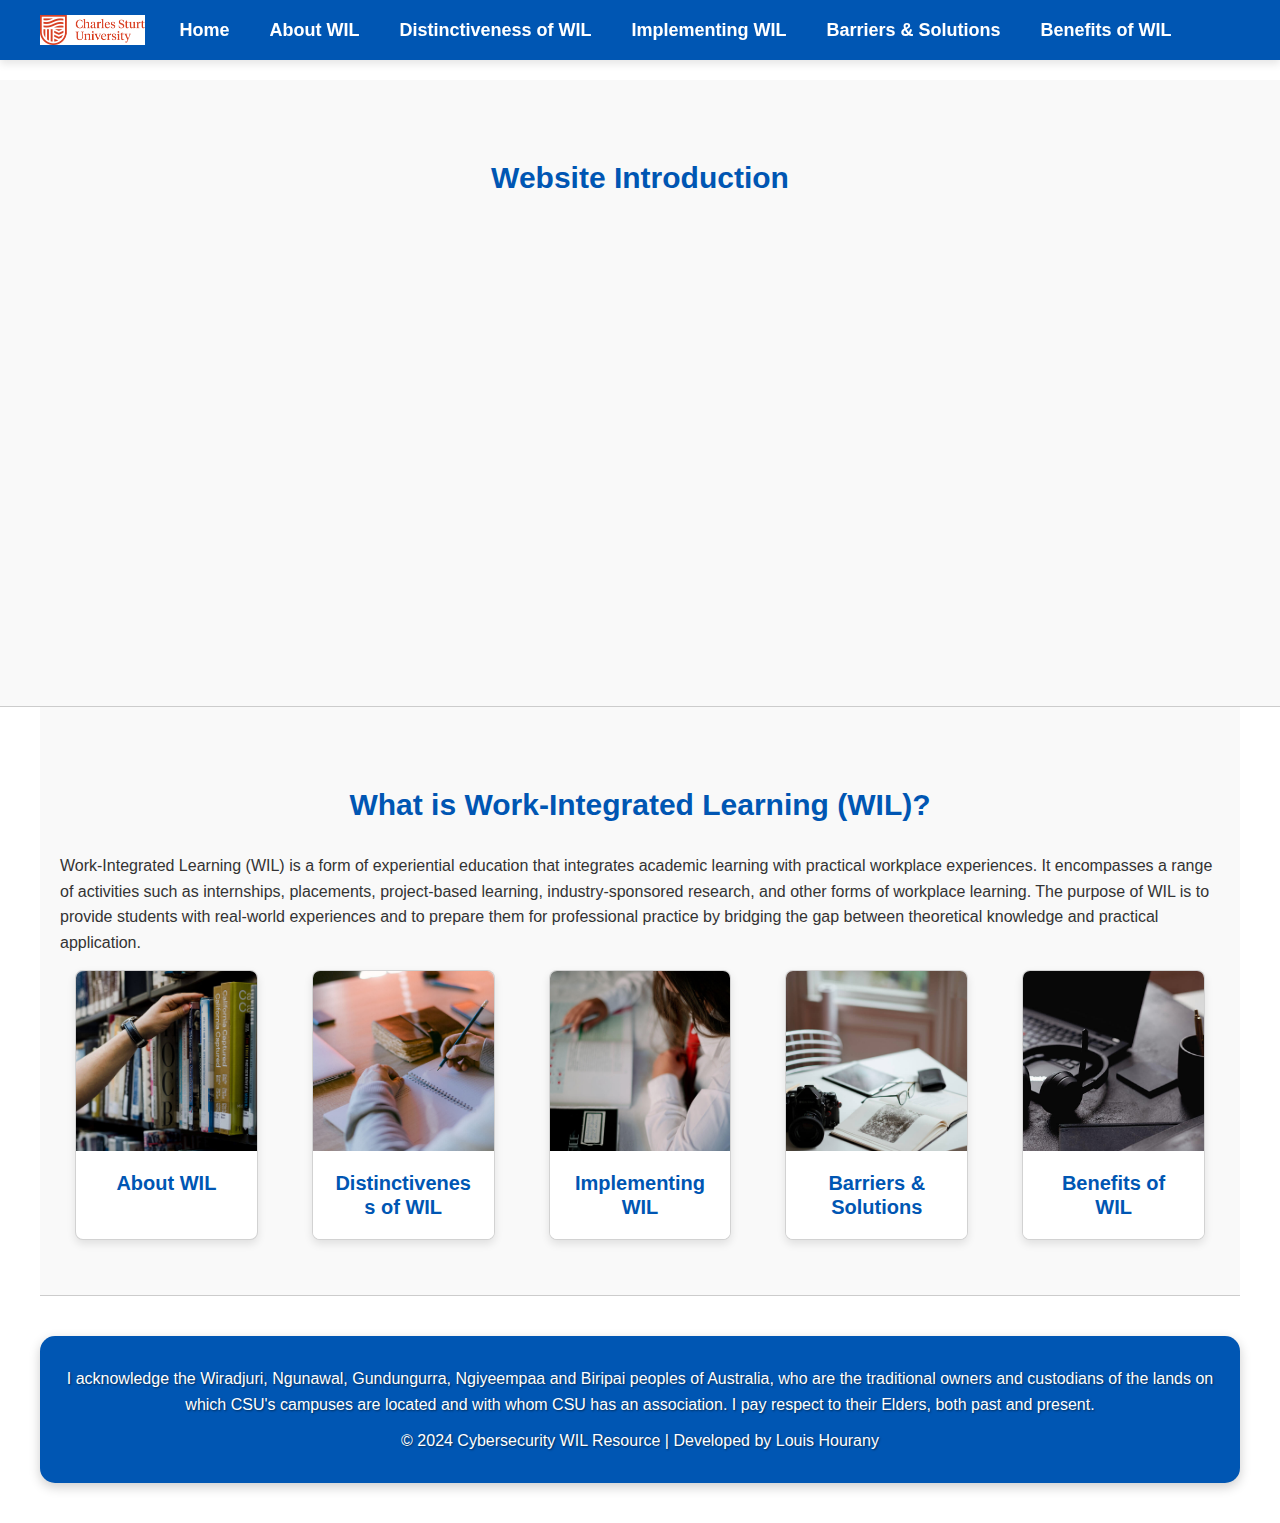
<file: index.html>
<!DOCTYPE html>
<html lang="en" class="wso" prefix="og: http://ogp.me/ns#">
<head>
    <meta charset="utf-8" />
    <title>Cybersecurity WIL Resource</title>
    <link rel="stylesheet" href="https://cdn.jsdelivr.net/npm/bootstrap@5.3.0/dist/css/bootstrap.min.css">
    <link rel="stylesheet" href="style.css"> <!-- Link to the custom CSS -->
</head>
<body id="main-body" class="gNav site_work_integrated_learning page_home show-left-menu-no">
    <div id="topNavContainer">
    <div class="container-xl p-0 d-flex align-items-center">
        <!-- Logo Container -->
        <div class="navbar-brand">
            <a href="https://www.csu.edu.au/" target="_blank">
                <img src="images/csulogo.png" alt="Charles Sturt University" class="csu-logo">
            </a>
        </div>

        <!-- Main Navigation Menu -->
        <div id="main-menu" class="d-flex flex-row collapse navbar-collapse" role="navigation" aria-label="Main site navigation">
            <ul class="nav" id="mainNav">
                <li class="nav-item"><a class="nav-link" href="index.html">Home</a></li>
                <li class="nav-item"><a class="nav-link" href="about-wil.html">About WIL</a></li>
                <li class="nav-item"><a class="nav-link" href="section1.html">Distinctiveness of WIL</a></li>
                <li class="nav-item"><a class="nav-link" href="section2.html">Implementing WIL</a></li>
                <li class="nav-item"><a class="nav-link" href="section3.html">Barriers & Solutions</a></li>
                <li class="nav-item"><a class="nav-link" href="section4.html">Benefits of WIL</a></li>
            </ul>
        </div><!-- #main-menu -->
    </div><!-- .container-xl -->
</div><!-- #topNavContainer -->


<!-- "Website Introduction" Section with Video Embed -->
        <section id="content_container_4302235" class="container-fluid columns">
            <div class="row">
                <div class="col-12">
                    <h2>Website Introduction</h2>
                    <div class="video-container" style="margin-bottom: 40px;">
    <iframe width="700" height="400" src="https://www.youtube.com/embed/fM60jQZhFiM" frameborder="0" allow="accelerometer; autoplay; clipboard-write; encrypted-media; gyroscope; picture-in-picture" allowfullscreen></iframe>
</div>
</div>
                </div>
            </div><!-- .row -->
        </section>
    </div><!-- Correctly closed container-xl -->   
   <!-- Main Content -->
    <div class="container-xl p-0">
        <!-- "What is Work-Integrated Learning (WIL)?" Section -->
        <section id="content_container_4269287" class="container-fluid columns">
            <h2>What is Work-Integrated Learning (WIL)?</h2>
            <div class="intro-blurb">
                <p>Work-Integrated Learning (WIL) is a form of experiential education that integrates academic learning with practical workplace experiences. It encompasses a range of activities such as internships, placements, project-based learning, industry-sponsored research, and other forms of workplace learning. The purpose of WIL is to provide students with real-world experiences and to prepare them for professional practice by bridging the gap between theoretical knowledge and practical application.</p>
            </div>
	
            <!-- Updated Card Structure with Two Additional Cards -->
            <div class="row cards">
                <div class="col-sm-12 col-md-6 col-lg-2 click card-container">
                    <div class="card h-100">
                        <a href="about-wil.html">
                            <div class="card-image">
                                <img src="images/online-university-14.jpg" alt="About WIL" class="card-img-top"/>
                            </div>
                            <div class="card-body">
                                <h3 class="card-title">About WIL</h3>
                            </div>
                        </a>
                    </div>
                </div>

                <div class="col-sm-12 col-md-6 col-lg-2 click card-container">
                    <div class="card h-100">
                        <a href="section1.html">
                            <div class="card-image">
                                <img src="images/online-university-36.jpg" alt="Distinctiveness of WIL" class="card-img-top"/>
                            </div>
                            <div class="card-body">
                                <h3 class="card-title">Distinctiveness of WIL</h3>
                            </div>
                        </a>
                    </div>
                </div>

                <div class="col-sm-12 col-md-6 col-lg-2 click card-container">
                    <div class="card h-100">
                        <a href="section2.html">
                            <div class="card-image">
                                <img src="images/online-university-10.jpg" alt="Implementing WIL" class="card-img-top"/>
                            </div>
                            <div class="card-body">
                                <h3 class="card-title">Implementing WIL</h3>
                            </div>
                        </a>
                    </div>
                </div>

                <div class="col-sm-12 col-md-6 col-lg-2 click card-container">
                    <div class="card h-100">
                        <a href="section3.html">
                            <div class="card-image">
                                <img src="images/online-university-37.jpg" alt="Barriers & Solutions" class="card-img-top"/>
                            </div>
                            <div class="card-body">
                                <h3 class="card-title">Barriers & Solutions</h3>
                            </div>
                        </a>
                    </div>
                </div>

                <div class="col-sm-12 col-md-6 col-lg-2 click card-container">
                    <div class="card h-100">
                        <a href="section4.html">
                            <div class="card-image">
                                <img src="images/online-university-15.jpg" alt="Benefits of WIL" class="card-img-top"/>
                            </div>
                            <div class="card-body">
                                <h3 class="card-title">Benefits of WIL</h3>
                            </div>
                        </a>
                    </div>
                </div>

      <!-- Container to hold the sections side by side -->

            </div><!-- .row -->
        </section>

       
      
    <!-- Footer with Proper Container -->
    <div class="container-xl p-0">
        <footer class="page-footer">
            <p>I acknowledge the Wiradjuri, Ngunawal, Gundungurra, Ngiyeempaa and Biripai peoples of Australia, who are the traditional owners and custodians of the lands on which CSU's campuses are located and with whom CSU has an association. I pay respect to their Elders, both past and present.</p>
            <p>© 2024 Cybersecurity WIL Resource | Developed by Louis Hourany</p>
        </footer>
    </div>

    <script src="https://cdn.jsdelivr.net/npm/bootstrap@5.3.0/dist/js/bootstrap.bundle.min.js"></script>

</body>
</html>
</file>
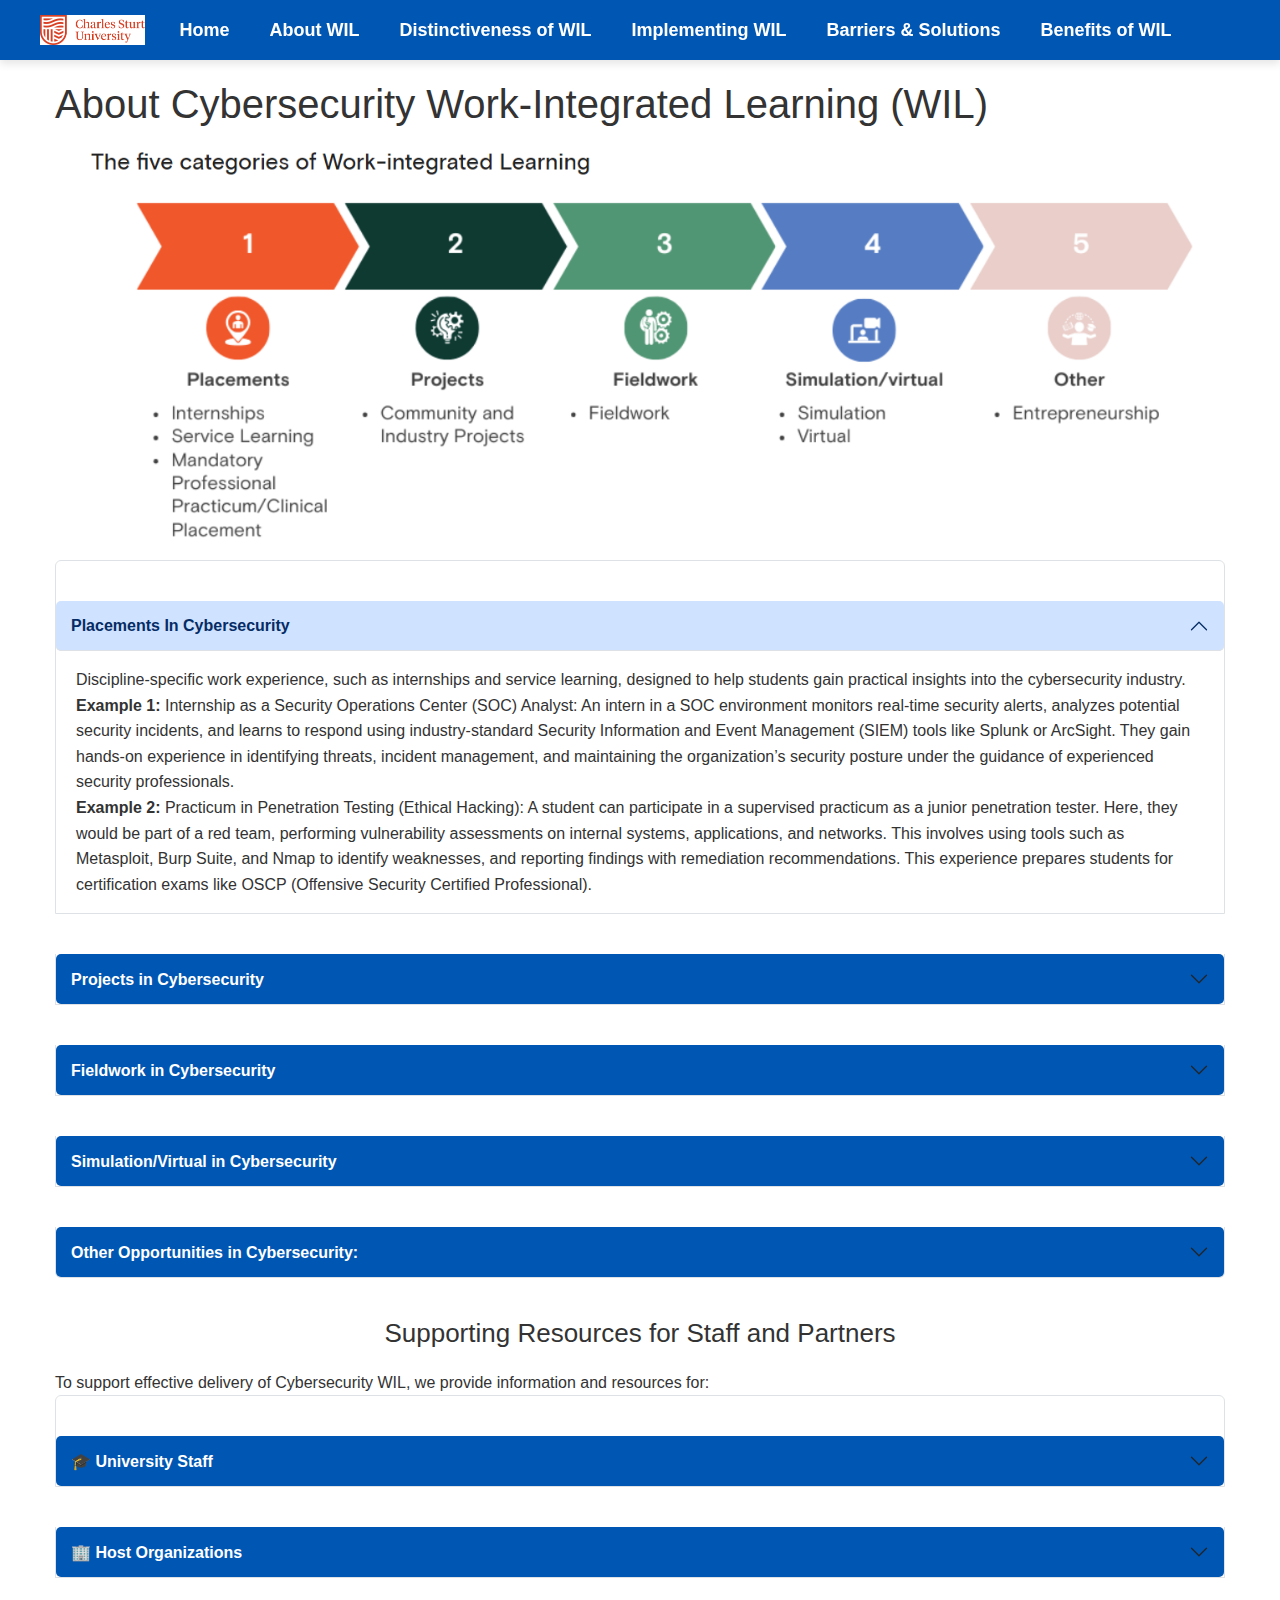
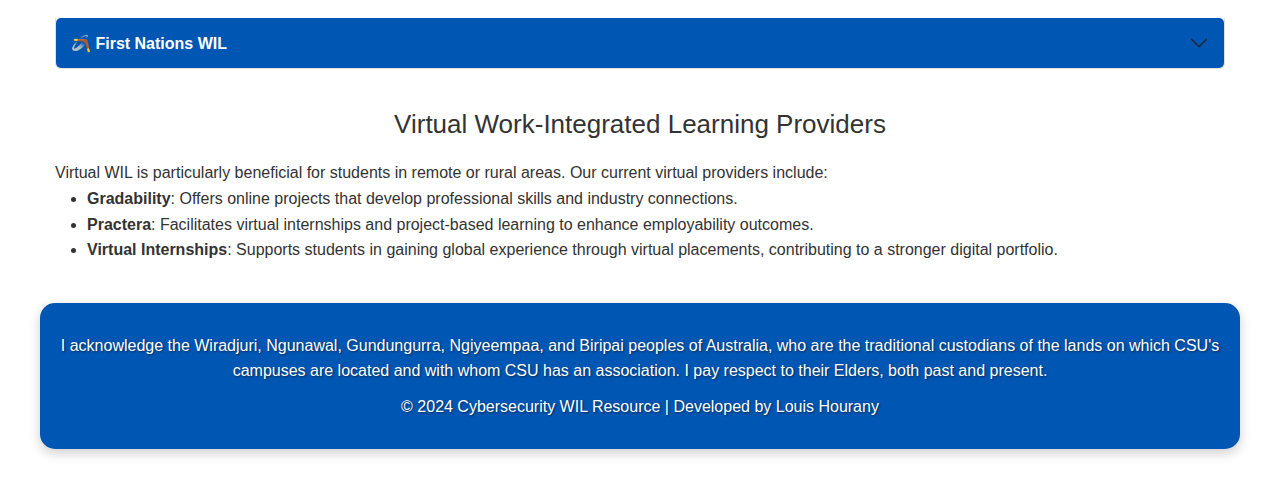
<file: about-wil.html>
<!DOCTYPE html>
<html lang="en">
<head>
    <meta charset="UTF-8">
    <meta name="viewport" content="width=device-width, initial-scale=1.0">
    <title>About Cybersecurity WIL</title>
    <link rel="stylesheet" href="https://cdn.jsdelivr.net/npm/bootstrap@5.3.0/dist/css/bootstrap.min.css">
	<link rel="stylesheet" href="style.css"> <!-- Link to the custom CSS -->
    
</head>
<body>
    <!-- Navigation Menu -->
    <div id="topNavContainer">
        <div class="container-xl p-0">
			<!-- Logo Container -->
        <div class="navbar-brand">
            <a href="https://www.csu.edu.au/" target="_blank">
                <img src="images/csulogo.png" alt="Charles Sturt University" class="csu-logo">
            </a>
        </div>
            <div id="main-menu" class="d-xl-flex flex-row collapse navbar-collapse" role="navigation" aria-label="Main site navigation">
                <div class="col-12 p-0">
                    <ul class="nav" id="mainNav">
                        <li class="nav-item"><a class="nav-link" href="index.html">Home</a></li>
                        <li class="nav-item"><a class="nav-link" href="about-wil.html">About WIL</a></li>
                        <li class="nav-item"><a class="nav-link" href="section1.html">Distinctiveness of WIL</a></li>
                        <li class="nav-item"><a class="nav-link" href="section2.html">Implementing WIL</a></li>
                        <li class="nav-item"><a class="nav-link" href="section3.html">Barriers & Solutions</a></li>
                        <li class="nav-item"><a class="nav-link" href="section4.html">Benefits of WIL</a></li>
                    </ul>
                </div>
            </div>
        </div>
    </div>

    <!-- Main Content -->
    <div class="container">
        <h1>About Cybersecurity Work-Integrated Learning (WIL)</h1>
        <img src="images/about.png" alt="Categories of Work-Integrated Learning" class="about-image">

        <!-- The Five Categories Section with Accordions -->
        <section class="about-section">
            
            <div class="accordion" id="wilAccordion">
                <!-- Placements Accordion -->
                <div class="accordion-item">
                    <h2 class="accordion-header" id="headingPlacements">
                        <button class="accordion-button" type="button" data-bs-toggle="collapse" data-bs-target="#collapsePlacements" aria-expanded="true" aria-controls="collapsePlacements">
                            Placements In Cybersecurity
                        </button>
                    </h2>
                    <div id="collapsePlacements" class="accordion-collapse collapse show" aria-labelledby="headingPlacements" data-bs-parent="#wilAccordion">
                        <div class="accordion-body">
                            <p>Discipline-specific work experience, such as internships and service learning, designed to help students gain practical insights into the cybersecurity industry.</p>
                            <p><strong>Example 1:</strong> Internship as a Security Operations Center (SOC) Analyst: An intern in a SOC environment monitors real-time security alerts, analyzes potential security incidents, and learns to respond using industry-standard Security Information and Event Management (SIEM) tools like Splunk or ArcSight. They gain hands-on experience in identifying threats, incident management, and maintaining the organization’s security posture under the guidance of experienced security professionals.</p>
                            <p><strong>Example 2:</strong> Practicum in Penetration Testing (Ethical Hacking): A student can participate in a supervised practicum as a junior penetration tester. Here, they would be part of a red team, performing vulnerability assessments on internal systems, applications, and networks. This involves using tools such as Metasploit, Burp Suite, and Nmap to identify weaknesses, and reporting findings with remediation recommendations. This experience prepares students for certification exams like OSCP (Offensive Security Certified Professional).</p>
                        </div>
                    </div>
                </div>

                <!-- Projects Accordion -->
                <div class="accordion-item">
                    <h2 class="accordion-header" id="headingProjects">
                        <button class="accordion-button collapsed" type="button" data-bs-toggle="collapse" data-bs-target="#collapseProjects" aria-expanded="false" aria-controls="collapseProjects">
                            Projects in Cybersecurity
                        </button>
                    </h2>
                    <div id="collapseProjects" class="accordion-collapse collapse" aria-labelledby="headingProjects" data-bs-parent="#wilAccordion">
                        <div class="accordion-body">
                            <p>Community and industry projects that help students apply their technical and analytical skills in real-world cybersecurity scenarios.</p>
                            <p><strong>Example 1:</strong> Community Cybersecurity Awareness Project: Students collaborate with a community organization to develop cybersecurity awareness training for local small businesses. This project involves creating training modules, conducting workshops on safe digital practices, and providing a security health check for volunteer businesses. The project culminates with students delivering a comprehensive cybersecurity policy guide for non-technical audiences, enhancing community resilience against cyber threats.</p>
                            <p><strong>Example 2:</strong> Industry-Based Research Project on Ransomware Defense: Students partner with a cybersecurity consulting firm to analyze the latest ransomware threats. They investigate the most common attack vectors, develop a mock defense strategy, and conduct simulated attacks in a controlled lab environment. Their final deliverable is a research report with actionable recommendations for the consulting firm’s clients on how to enhance their ransomware preparedness.</p>
                        </div>
                    </div>
                </div>

                <!-- Fieldwork Accordion -->
                <div class="accordion-item">
                    <h2 class="accordion-header" id="headingFieldwork">
                        <button class="accordion-button collapsed" type="button" data-bs-toggle="collapse" data-bs-target="#collapseFieldwork" aria-expanded="false" aria-controls="collapseFieldwork">
                            Fieldwork in Cybersecurity
                        </button>
                    </h2>
                    <div id="collapseFieldwork" class="accordion-collapse collapse" aria-labelledby="headingFieldwork" data-bs-parent="#wilAccordion">
                        <div class="accordion-body">
                            <p>Immersive experiences that place students directly in the field to analyze and solve complex cybersecurity problems.</p>
                            <p><strong>Example 1:</strong> Red Team Field Exercise: Students engage in a simulated red team exercise, testing the defenses of a real-world environment under supervision.</p>
							<p><strong>Example 2:</strong> Cybersecurity Risk Assessment in Critical Infrastructure: Students undertake fieldwork by working alongside cybersecurity professionals in a critical infrastructure organization (e.g., water utilities or power companies). They shadow experts during on-site inspections, assist in evaluating the organization’s compliance with security regulations, and contribute to risk assessments. The fieldwork experience exposes them to real-world challenges in securing industrial control systems (ICS) and SCADA environments.</p>
                        </div>
                    </div>
                </div>

                <!-- Simulation/Virtual Accordion -->
                <div class="accordion-item">
                    <h2 class="accordion-header" id="headingSimulation">
                        <button class="accordion-button collapsed" type="button" data-bs-toggle="collapse" data-bs-target="#collapseSimulation" aria-expanded="false" aria-controls="collapseSimulation">
                            Simulation/Virtual in Cybersecurity
                        </button>
                    </h2>
                    <div id="collapseSimulation" class="accordion-collapse collapse" aria-labelledby="headingSimulation" data-bs-parent="#wilAccordion">
                        <div class="accordion-body">
                            <p>Virtual scenarios that replicate real-world cybersecurity challenges, allowing students to refine their skills in a controlled environment.</p>
                            <p><strong>Example: 1</strong> Virtual Cybersecurity Lab Simulations: Students participate in a virtual environment designed to simulate real-world cyber incidents. Using platforms like TryHackMe or Hack The Box, students work through scenarios such as simulated phishing attacks, malware infections, and network intrusions. They learn to analyze logs, reverse engineer malicious code, and develop incident response strategies. These simulations build technical skills and prepare students for roles in digital forensics and incident response.</p>
							<p><strong>Example: 2</strong> Students are given roles in a simulated cybersecurity crisis management exercise. The scenario involves a mock cyber-attack on a fictional company's infrastructure. Students act as different stakeholders (e.g., CISO, legal counsel, and PR), making real-time decisions to mitigate the impact, handle internal and external communication, and coordinate a technical response. The exercise enhances strategic thinking, communication, and decision-making under pressure.</p>
							<p><strong>Example: 3</strong> Cybersecurity Capture the Flag (CTF) Competitions: Students participate in virtual CTF challenges to solve cybersecurity puzzles and improve their skills.</p>
                        </div>
                    </div>
                </div>

                <!-- Other Accordion -->
                <div class="accordion-item">
                    <h2 class="accordion-header" id="headingOther">
                        <button class="accordion-button collapsed" type="button" data-bs-toggle="collapse" data-bs-target="#collapseOther" aria-expanded="false" aria-controls="collapseOther">
                            Other Opportunities in Cybersecurity:
                        </button>
                    </h2>
                    <div id="collapseOther" class="accordion-collapse collapse" aria-labelledby="headingOther" data-bs-parent="#wilAccordion">
                        <div class="accordion-body">
                            <p>Entrepreneurial opportunities that support the development of new cybersecurity solutions and services.</p>
                            <p><strong>Example 1:</strong> Cybersecurity Startup Incubation: Students collaborate to develop innovative solutions to emerging cybersecurity threats and pitch their ideas to industry experts.</p>
							<p><strong>Example 2:</strong> Entrepreneurship in Cybersecurity Startups: Students work on developing a cybersecurity product or service (e.g., a new tool for IoT device security). They receive mentorship, access to a startup incubator, and the opportunity to pitch their product to potential investors. This project focuses on identifying market needs, developing proof-of-concept solutions, and planning go-to-market strategies.</p>
                        </div>
                    </div>
                </div>
            </div>
        </section>

        <!-- Supporting Resources Section -->
<section class="about-section">
    <h2>Supporting Resources for Staff and Partners</h2>
    <p>To support effective delivery of Cybersecurity WIL, we provide information and resources for:</p>

    <!-- Bootstrap Accordion for Supporting Resources -->
    <div class="accordion" id="supportAccordion">
        <!-- University Staff Accordion -->
        <div class="accordion-item">
            <h2 class="accordion-header" id="headingStaff">
                <button class="accordion-button collapsed" type="button" data-bs-toggle="collapse" data-bs-target="#collapseStaff" aria-expanded="false" aria-controls="collapseStaff">
                    🎓 University Staff
                </button>
            </h2>
            <div id="collapseStaff" class="accordion-collapse collapse" aria-labelledby="headingStaff" data-bs-parent="#supportAccordion">
                <div class="accordion-body">
                    <p>University staff play a crucial role in integrating WIL into courses and supporting students throughout their learning journey. Below are some resources and examples of WIL initiatives for staff:</p>
                    <ul>
                        <li><strong>Cybersecurity Curriculum Framework:</strong> Guidelines for incorporating WIL activities, such as live simulation labs, into cybersecurity subjects.</li>
                        <li><strong>Mentoring Program:</strong> Establishing a university-wide mentoring program that connects students with industry professionals in cybersecurity.</li>
                        <li><strong>Workshops and Training:</strong> Regular workshops for staff to stay current with industry trends and develop effective WIL assessment methodologies.</li>
                    </ul>
                </div>
            </div>
        </div>

        <!-- Host Organizations Accordion -->
        <div class="accordion-item">
            <h2 class="accordion-header" id="headingHost">
                <button class="accordion-button collapsed" type="button" data-bs-toggle="collapse" data-bs-target="#collapseHost" aria-expanded="false" aria-controls="collapseHost">
                    🏢 Host Organizations
                </button>
            </h2>
            <div id="collapseHost" class="accordion-collapse collapse" aria-labelledby="headingHost" data-bs-parent="#supportAccordion">
                <div class="accordion-body">
                    <p>Host organizations provide essential work placements and project opportunities. Below are resources to help guide industry partners in successfully hosting cybersecurity students:</p>
                    <ul>
                        <li><strong>Hosting Guide:</strong> A comprehensive guide covering onboarding processes, supervision expectations, and project examples.</li>
                        <li><strong>Sample Projects:</strong> Suggested cybersecurity project templates such as "Network Security Risk Assessments" or "Creating a Threat Intelligence Report".</li>
                        <li><strong>Industry Partner Portal:</strong> Access to a portal with tips, forums, and feedback loops for engaging with students.</li>
                    </ul>
                </div>
            </div>
        </div>

        <!-- First Nations WIL Accordion -->
        <div class="accordion-item">
            <h2 class="accordion-header" id="headingFirstNations">
                <button class="accordion-button collapsed" type="button" data-bs-toggle="collapse" data-bs-target="#collapseFirstNations" aria-expanded="false" aria-controls="collapseFirstNations">
                    🪃 First Nations WIL
                </button>
            </h2>
            <div id="collapseFirstNations" class="accordion-collapse collapse" aria-labelledby="headingFirstNations" data-bs-parent="#supportAccordion">
                <div class="accordion-body">
                    <p>First Nations students bring unique perspectives and strengths to WIL. We aim to create meaningful pathways into cybersecurity through the following resources:</p>
                    <ul>
                        <li><strong>Indigenous Internship Programs:</strong> Tailored internships focusing on developing skills in cybersecurity, ethical hacking, and digital rights.</li>
                        <li><strong>Cultural Competency Training for Staff and Partners:</strong> Resources to ensure culturally safe environments and practices.</li>
                        <li><strong>Mentoring Networks:</strong> A mentoring network of First Nations professionals in cybersecurity fields to support students' career development.</li>
                    </ul>
                </div>
            </div>
        </div>
    </div>
</section>


        </section>

        <!-- Virtual Work-Integrated Learning Providers Section -->
        <section class="about-section">
            <h2>Virtual Work-Integrated Learning Providers</h2>
            <p>Virtual WIL is particularly beneficial for students in remote or rural areas. Our current virtual providers include:</p>
            <ul>
                <li><strong>Gradability</strong>: Offers online projects that develop professional skills and industry connections.</li>
                <li><strong>Practera</strong>: Facilitates virtual internships and project-based learning to enhance employability outcomes.</li>
                <li><strong>Virtual Internships</strong>: Supports students in gaining global experience through virtual placements, contributing to a stronger digital portfolio.</li>
            </ul>
        </section>

        
    </div>

    <!-- Footer -->
    <footer class="page-footer">
        <p>I acknowledge the Wiradjuri, Ngunawal, Gundungurra, Ngiyeempaa, and Biripai peoples of Australia, who are the traditional custodians of the lands on which CSU's campuses are located and with whom CSU has an association. I pay respect to their Elders, both past and present.</p>
        <p>© 2024 Cybersecurity WIL Resource | Developed by Louis Hourany</p>
    </footer>

    <script src="https://cdn.jsdelivr.net/npm/bootstrap@5.3.0/dist/js/bootstrap.bundle.min.js"></script>
</body>
</html>
</file>
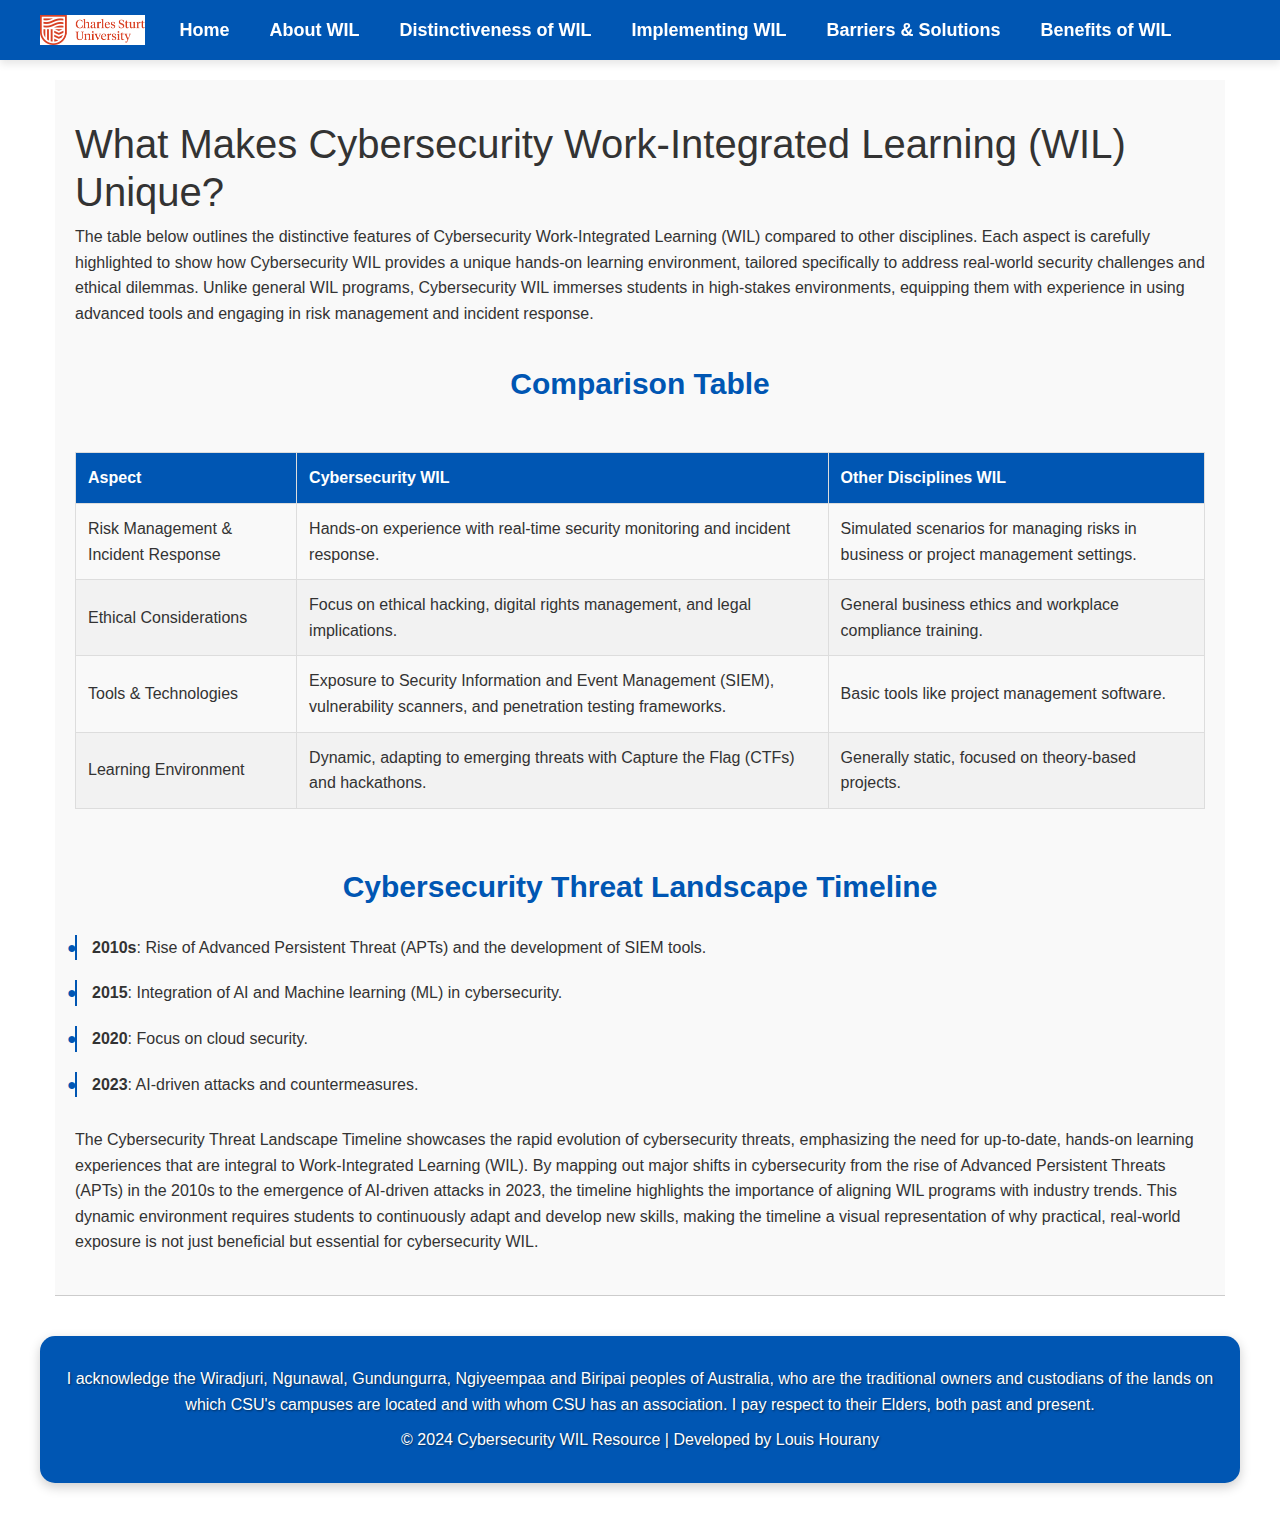
<file: section1.html>
<!DOCTYPE html>
<html lang="en" class="wso" prefix="og: http://ogp.me/ns#">
<head>
    <meta charset="utf-8" />
    <title>Distinctiveness of WIL</title>
	<link rel="stylesheet" href="https://cdn.jsdelivr.net/npm/bootstrap@5.3.0/dist/css/bootstrap.min.css">
    <link rel="stylesheet" href="style.css"> <!-- Link to the custom CSS -->
</head>
<body id="main-body" class="gNav site_work_integrated_learning page_home show-left-menu-no">
    <div id="topNavContainer">
        <div class="container-xl p-0">
			<!-- Logo Container -->
        <div class="navbar-brand">
            <img src="images/csulogo.png" alt="Charles Sturt University" class="csu-logo">
        </div>
            <!-- Main Navigation Menu -->
            <div id="main-menu" class="d-xl-flex flex-row collapse navbar-collapse" role="navigation" aria-label="Main site navigation">
                <div class="col-12 p-0">
                    <ul class="nav" id="mainNav">
                        <li class="nav-item"><a class="nav-link" href="index.html">Home</a></li>
						<li class="nav-item"><a class="nav-link" href="about-wil.html">About WIL</a></li>
                        <li class="nav-item"><a class="nav-link" href="section1.html">Distinctiveness of WIL</a></li>
                        <li class="nav-item"><a class="nav-link" href="section2.html">Implementing WIL</a></li>
                        <li class="nav-item"><a class="nav-link" href="section3.html">Barriers & Solutions</a></li>
                        <li class="nav-item"><a class="nav-link" href="section4.html">Benefits of WIL</a></li>
                    </ul>
                </div><!-- .col-12 -->
            </div><!-- #main-menu -->
        </div><!-- .container-xl -->
    </div><!-- #topNavContainer -->

    <!-- Main Content -->
    <div class="container">
        <!-- "Distinctiveness Work-Integrated Learning (WIL)?" Section -->
        <section id="content_container_4269287" class="container-fluid columns">
        <h1>What Makes Cybersecurity Work-Integrated Learning (WIL) Unique?</h1>
        <p> The table below outlines the distinctive features of Cybersecurity Work-Integrated Learning (WIL) compared to other disciplines. Each aspect is carefully highlighted to show how Cybersecurity WIL provides a unique hands-on learning environment, tailored specifically to address real-world security challenges and ethical dilemmas. Unlike general WIL programs, Cybersecurity WIL immerses students in high-stakes environments, equipping them with experience in using advanced tools and engaging in risk management and incident response.</p>
		<h2>Comparison Table</h2>
        <table class="comparison-table">
            <thead>
                <tr>
                    <th>Aspect</th>
                    <th>Cybersecurity WIL</th>
                    <th>Other Disciplines WIL</th>
                </tr>
            </thead>
            <tbody>
                <tr>
                    <td>Risk Management & Incident Response</td>
                    <td>Hands-on experience with real-time security monitoring and incident response.</td>
                    <td>Simulated scenarios for managing risks in business or project management settings.</td>
                </tr>
                <tr>
                    <td>Ethical Considerations</td>
                    <td>Focus on ethical hacking, digital rights management, and legal implications.</td>
                    <td>General business ethics and workplace compliance training.</td>
                </tr>
                <tr>
                    <td>Tools & Technologies</td>
                    <td>Exposure to Security Information and Event Management (SIEM), vulnerability scanners, and penetration testing frameworks.</td>
                    <td>Basic tools like project management software.</td>
                </tr>
                <tr>
                    <td>Learning Environment</td>
                    <td>Dynamic, adapting to emerging threats with Capture the Flag (CTFs) and hackathons.</td>
                    <td>Generally static, focused on theory-based projects.</td>
                </tr>
            </tbody>
        </table>

        <!-- Timeline Section -->
        <section>
            <h2>Cybersecurity Threat Landscape Timeline</h2>
            <ul class="timeline">
                <li><strong>2010s</strong>: Rise of Advanced Persistent Threat (APTs) and the development of SIEM tools.</li>
                <li><strong>2015</strong>: Integration of AI and Machine learning (ML) in cybersecurity.</li>
                <li><strong>2020</strong>: Focus on cloud security.</li>
                <li><strong>2023</strong>: AI-driven attacks and countermeasures.</li>
            </ul>
			<p>The Cybersecurity Threat Landscape Timeline showcases the rapid evolution of cybersecurity threats, emphasizing the need for up-to-date, hands-on learning experiences that are integral to Work-Integrated Learning (WIL). By mapping out major shifts in cybersecurity from the rise of Advanced Persistent Threats (APTs) in the 2010s to the emergence of AI-driven attacks in 2023, the timeline highlights the importance of aligning WIL programs with industry trends. This dynamic environment requires students to continuously adapt and develop new skills, making the timeline a visual representation of why practical, real-world exposure is not just beneficial but essential for cybersecurity WIL.</p>
        </section>

        
    </div>

     <!-- Footer with Spacing -->
    <footer class="page-footer">
        <p>I acknowledge the Wiradjuri, Ngunawal, Gundungurra, Ngiyeempaa and Biripai peoples of Australia, who are the traditional owners and custodians of the lands on which CSU's campuses are located and with whom CSU has an association. I pay respect to their Elders, both past and present.</p>
        <p>© 2024 Cybersecurity WIL Resource | Developed by Louis Hourany</p>
    </footer>
</body>
</html>
</file>
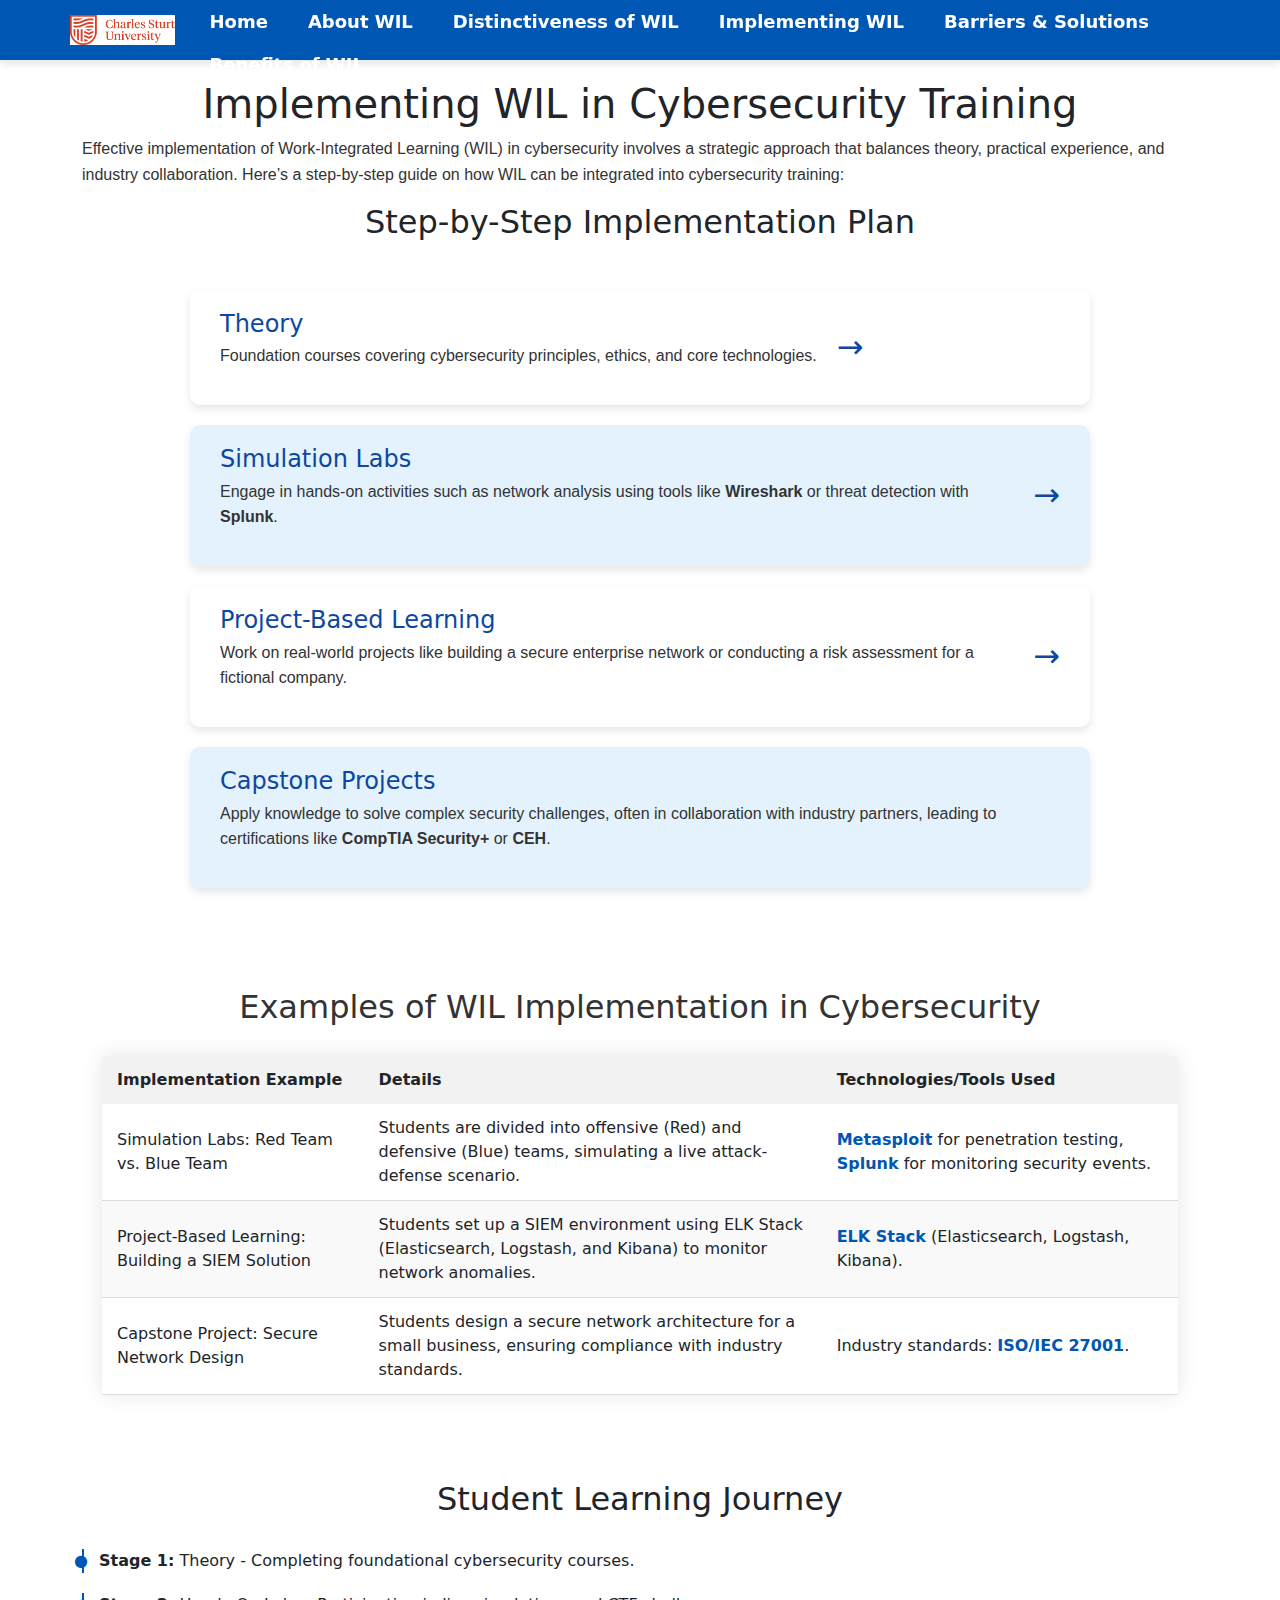
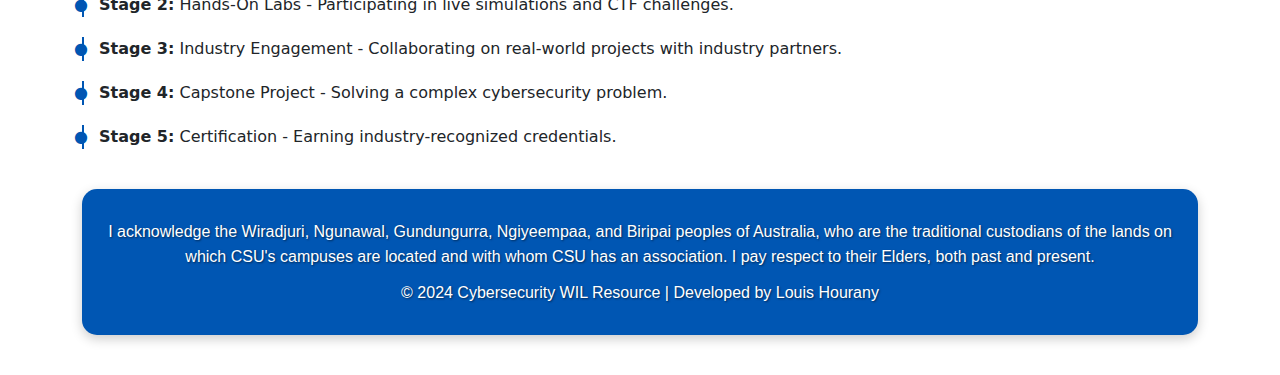
<file: section2.html>
<!DOCTYPE html>
<html lang="en">
<head>
    <meta charset="UTF-8">
    <meta name="viewport" content="width=device-width, initial-scale=1.0">
    <title>Cybersecurity WIL - Implementing WIL</title>
    <link rel="stylesheet" href="style.css">
    <link rel="stylesheet" href="https://cdn.jsdelivr.net/npm/bootstrap@5.3.0/dist/css/bootstrap.min.css">
</head>
<body id="main-body" class="gNav site_work_integrated_learning page_home show-left-menu-no">
    <div id="topNavContainer">
        <div class="container-xl p-0">
			<!-- Logo Container -->
        <div class="navbar-brand">
            <img src="images/csulogo.png" alt="Charles Sturt University" class="csu-logo">
        </div>
            <!-- Main Navigation Menu -->
            <div id="main-menu" class="d-xl-flex flex-row collapse navbar-collapse" role="navigation" aria-label="Main site navigation">
                <div class="col-12 p-0">
                    <ul class="nav" id="mainNav">
                        <li class="nav-item"><a class="nav-link" href="index.html">Home</a></li>
                        <li class="nav-item"><a class="nav-link" href="about-wil.html">About WIL</a></li>
                        <li class="nav-item"><a class="nav-link" href="section1.html">Distinctiveness of WIL</a></li>
                        <li class="nav-item"><a class="nav-link" href="section2.html">Implementing WIL</a></li>
                        <li class="nav-item"><a class="nav-link" href="section3.html">Barriers & Solutions</a></li>
                        <li class="nav-item"><a class="nav-link" href="section4.html">Benefits of WIL</a></li>
                    </ul>
                </div>
            </div>
        </div>
    </div>

    <!-- Main Content -->
    <div class="container-xl">
        <section id="content_container_4269287" class="columns">
            <h1>Implementing WIL in Cybersecurity Training</h1>
            <p>Effective implementation of Work-Integrated Learning (WIL) in cybersecurity involves a strategic approach that balances theory, practical experience, and industry collaboration. Here’s a step-by-step guide on how WIL can be integrated into cybersecurity training:</p>

            <h2>Step-by-Step Implementation Plan</h2>
            <div class="step-by-step-plan">
                <!-- Step 1: Theory -->
                <div class="step-section">
                    <div class="step-content">
                        <h3>Theory</h3>
                        <p>Foundation courses covering cybersecurity principles, ethics, and core technologies.</p>
                    </div>
                    <div class="step-arrow">&#8594;</div>
                </div>

                <!-- Step 2: Simulation Labs -->
                <div class="step-section alt">
                    <div class="step-content">
                        <h3>Simulation Labs</h3>
                        <p>Engage in hands-on activities such as network analysis using tools like <strong>Wireshark</strong> or threat detection with <strong>Splunk</strong>.</p>
                    </div>
                    <div class="step-arrow">&#8594;</div>
                </div>

                <!-- Step 3: Project-Based Learning -->
                <div class="step-section">
                    <div class="step-content">
                        <h3>Project-Based Learning</h3>
                        <p>Work on real-world projects like building a secure enterprise network or conducting a risk assessment for a fictional company.</p>
                    </div>
                    <div class="step-arrow">&#8594;</div>
                </div>

                <!-- Step 4: Capstone Projects -->
                <div class="step-section alt">
                    <div class="step-content">
                        <h3>Capstone Projects</h3>
                        <p>Apply knowledge to solve complex security challenges, often in collaboration with industry partners, leading to certifications like <strong>CompTIA Security+</strong> or <strong>CEH</strong>.</p>
                    </div>
                </div>
            </div>
        </section>

        <!-- Examples and Detailed Descriptions Section -->
        <section class="examples-section">
            <h2>Examples of WIL Implementation in Cybersecurity</h2>
            <div class="examples-table">
                <table class="styled-table">
                    <!-- Table Header Row -->
                    <thead>
                        <tr>
                            <th>Implementation Example</th>
                            <th>Details</th>
                            <th>Technologies/Tools Used</th>
                        </tr>
                    </thead>
                    <!-- Table Body Rows -->
                    <tbody>
                        <tr>
                            <td>Simulation Labs: Red Team vs. Blue Team</td>
                            <td>Students are divided into offensive (Red) and defensive (Blue) teams, simulating a live attack-defense scenario.</td>
                            <td><strong>Metasploit</strong> for penetration testing, <strong>Splunk</strong> for monitoring security events.</td>
                        </tr>
                        <tr>
                            <td>Project-Based Learning: Building a SIEM Solution</td>
                            <td>Students set up a SIEM environment using ELK Stack (Elasticsearch, Logstash, and Kibana) to monitor network anomalies.</td>
                            <td><strong>ELK Stack</strong> (Elasticsearch, Logstash, Kibana).</td>
                        </tr>
                        <tr>
                            <td>Capstone Project: Secure Network Design</td>
                            <td>Students design a secure network architecture for a small business, ensuring compliance with industry standards.</td>
                            <td>Industry standards: <strong>ISO/IEC 27001</strong>.</td>
                        </tr>
                    </tbody>
                </table>
            </div>
        </section>

        <!-- Timeline of Student Learning Journey -->
        <section class="about-section timeline-section">
            <h2>Student Learning Journey</h2>
            <ul class="timeline">
                <li><strong>Stage 1:</strong> Theory - Completing foundational cybersecurity courses.</li>
                <li><strong>Stage 2:</strong> Hands-On Labs - Participating in live simulations and CTF challenges.</li>
                <li><strong>Stage 3:</strong> Industry Engagement - Collaborating on real-world projects with industry partners.</li>
                <li><strong>Stage 4:</strong> Capstone Project - Solving a complex cybersecurity problem.</li>
                <li><strong>Stage 5:</strong> Certification - Earning industry-recognized credentials.</li>
            </ul>
        </section>

        <!-- Footer -->
        <footer class="page-footer">
            <p>I acknowledge the Wiradjuri, Ngunawal, Gundungurra, Ngiyeempaa, and Biripai peoples of Australia, who are the traditional custodians of the lands on which CSU's campuses are located and with whom CSU has an association. I pay respect to their Elders, both past and present.</p>
            <p>© 2024 Cybersecurity WIL Resource | Developed by Louis Hourany</p>
        </footer>
    </div>
    <script src="https://cdn.jsdelivr.net/npm/bootstrap@5.3.0/dist/js/bootstrap.bundle.min.js"></script>
</body>
</html>
</file>
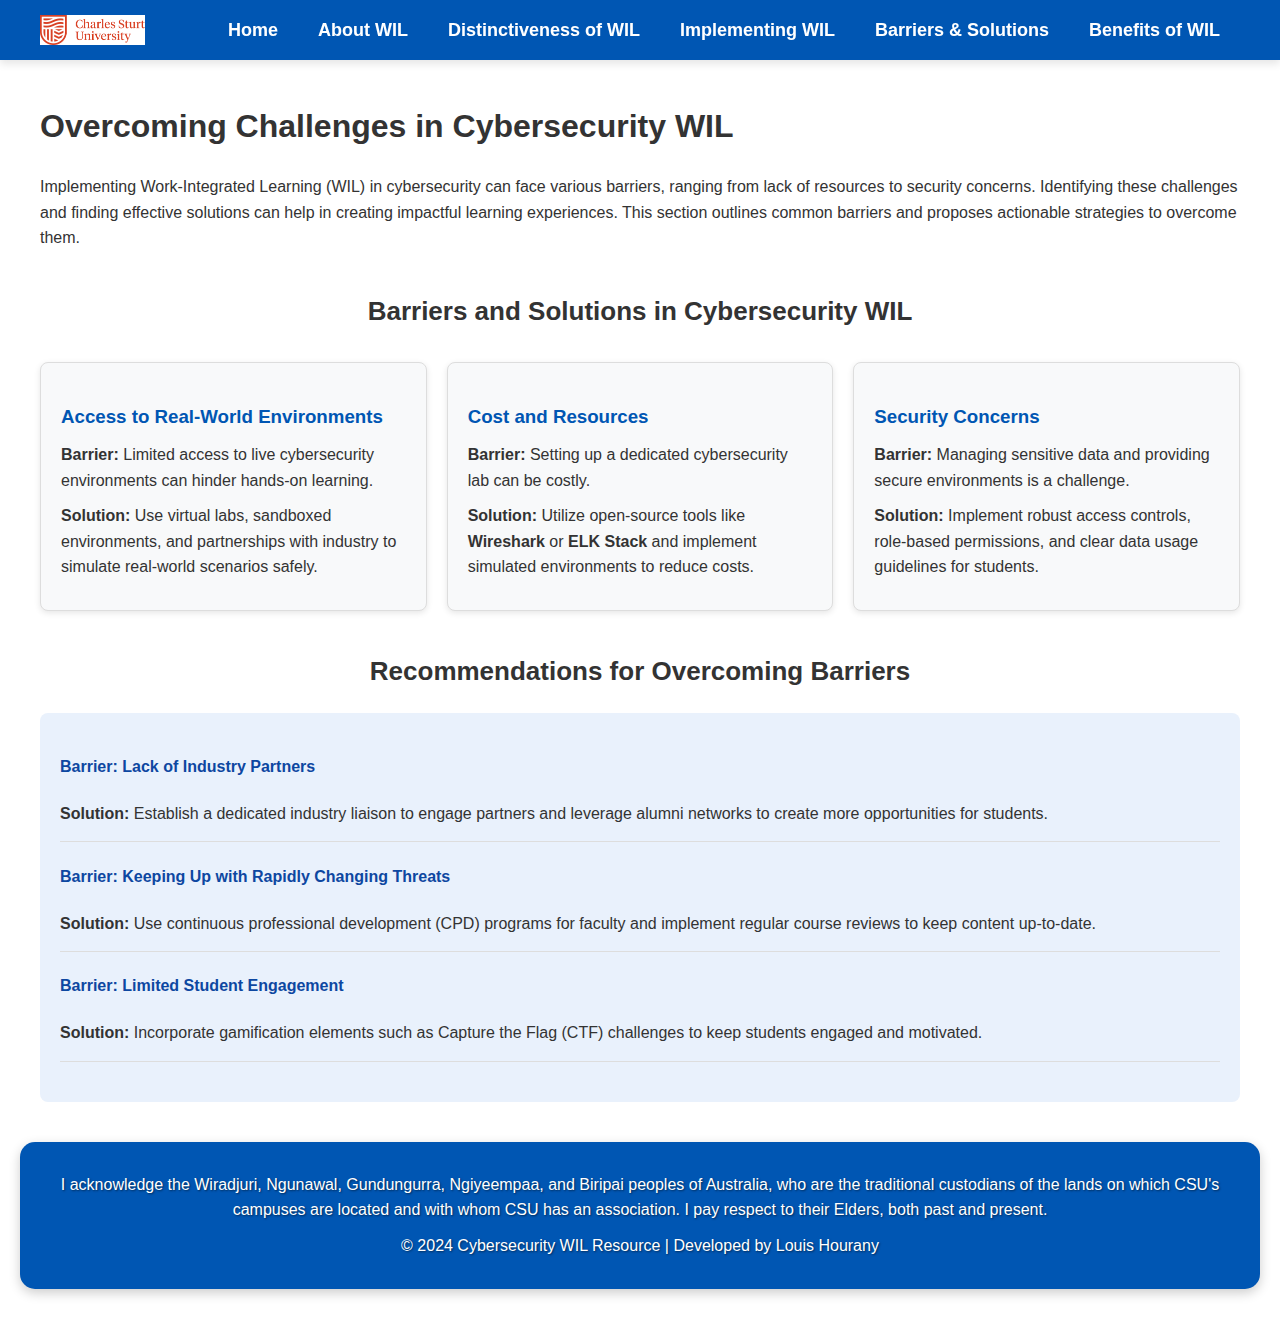
<file: section3.html>
<!DOCTYPE html>
<html lang="en">
<head>
    <meta charset="UTF-8">
    <meta name="viewport" content="width=device-width, initial-scale=1.0">
    <title>Cybersecurity WIL - Overcoming Challenges</title>
    <link rel="stylesheet" href="style.css">
</head>
<body id="main-body" class="gNav site_work_integrated_learning page_home show-left-menu-no">
    <div id="topNavContainer">
        <div class="container-xl p-0">
			<!-- Logo Container -->
        <div class="navbar-brand">
            <a href="https://www.csu.edu.au/" target="_blank">
                <img src="images/csulogo.png" alt="Charles Sturt University" class="csu-logo">
            </a>
        </div>
            <!-- Main Navigation Menu -->
            <div id="main-menu" class="d-xl-flex flex-row collapse navbar-collapse" role="navigation" aria-label="Main site navigation">
                <div class="col-12 p-0">
                    <ul class="nav" id="mainNav">
                        <li class="nav-item"><a class="nav-link" href="index.html">Home</a></li>
                        <li class="nav-item"><a class="nav-link" href="about-wil.html">About WIL</a></li>
                        <li class="nav-item"><a class="nav-link" href="section1.html">Distinctiveness of WIL</a></li>
                        <li class="nav-item"><a class="nav-link" href="section2.html">Implementing WIL</a></li>
                        <li class="nav-item"><a class="nav-link" href="section3.html">Barriers & Solutions</a></li>
                        <li class="nav-item"><a class="nav-link" href="section4.html">Benefits of WIL</a></li>
                    </ul>
                </div><!-- .col-12 -->
            </div><!-- #main-menu -->
        </div><!-- .container-xl -->
    </div><!-- #topNavContainer -->

    <!-- Main Content -->
    <div class="container">
        <h1>Overcoming Challenges in Cybersecurity WIL</h1>
        <p>Implementing Work-Integrated Learning (WIL) in cybersecurity can face various barriers, ranging from lack of resources to security concerns. Identifying these challenges and finding effective solutions can help in creating impactful learning experiences. This section outlines common barriers and proposes actionable strategies to overcome them.</p>
        
        <!-- Barriers & Solutions Diagram -->
        <h2>Barriers and Solutions in Cybersecurity WIL</h2>
        <div class="barriers-container">
            <div class="barrier-card">
                <h3>Access to Real-World Environments</h3>
                <p><strong>Barrier:</strong> Limited access to live cybersecurity environments can hinder hands-on learning.</p>
                <p><strong>Solution:</strong> Use virtual labs, sandboxed environments, and partnerships with industry to simulate real-world scenarios safely.</p>
            </div>
            <div class="barrier-card">
                <h3>Cost and Resources</h3>
                <p><strong>Barrier:</strong> Setting up a dedicated cybersecurity lab can be costly.</p>
                <p><strong>Solution:</strong> Utilize open-source tools like <strong>Wireshark</strong> or <strong>ELK Stack</strong> and implement simulated environments to reduce costs.</p>
            </div>
            <div class="barrier-card">
                <h3>Security Concerns</h3>
                <p><strong>Barrier:</strong> Managing sensitive data and providing secure environments is a challenge.</p>
                <p><strong>Solution:</strong> Implement robust access controls, role-based permissions, and clear data usage guidelines for students.</p>
            </div>
        </div>

        <!-- Recommendations Checklist -->
        <h2>Recommendations for Overcoming Barriers</h2>
        <div class="recommendations">
            <ul class="recommendation-list">
                <li>
                    <h4>Barrier: Lack of Industry Partners</h4>
                    <p><strong>Solution:</strong> Establish a dedicated industry liaison to engage partners and leverage alumni networks to create more opportunities for students.</p>
                </li>
                <li>
                    <h4>Barrier: Keeping Up with Rapidly Changing Threats</h4>
                    <p><strong>Solution:</strong> Use continuous professional development (CPD) programs for faculty and implement regular course reviews to keep content up-to-date.</p>
                </li>
                <li>
                    <h4>Barrier: Limited Student Engagement</h4>
                    <p><strong>Solution:</strong> Incorporate gamification elements such as Capture the Flag (CTF) challenges to keep students engaged and motivated.</p>
                </li>
            </ul>
        </div>
    </div>

    <!-- Footer -->
    <footer class="page-footer">
        <p>I acknowledge the Wiradjuri, Ngunawal, Gundungurra, Ngiyeempaa, and Biripai peoples of Australia, who are the traditional custodians of the lands on which CSU's campuses are located and with whom CSU has an association. I pay respect to their Elders, both past and present.</p>
        <p>© 2024 Cybersecurity WIL Resource | Developed by Louis Hourany</p>
    </footer>

    <script src="https://cdn.jsdelivr.net/npm/bootstrap@5.3.0/dist/js/bootstrap.bundle.min.js"></script>
</body>
</html>
</file>
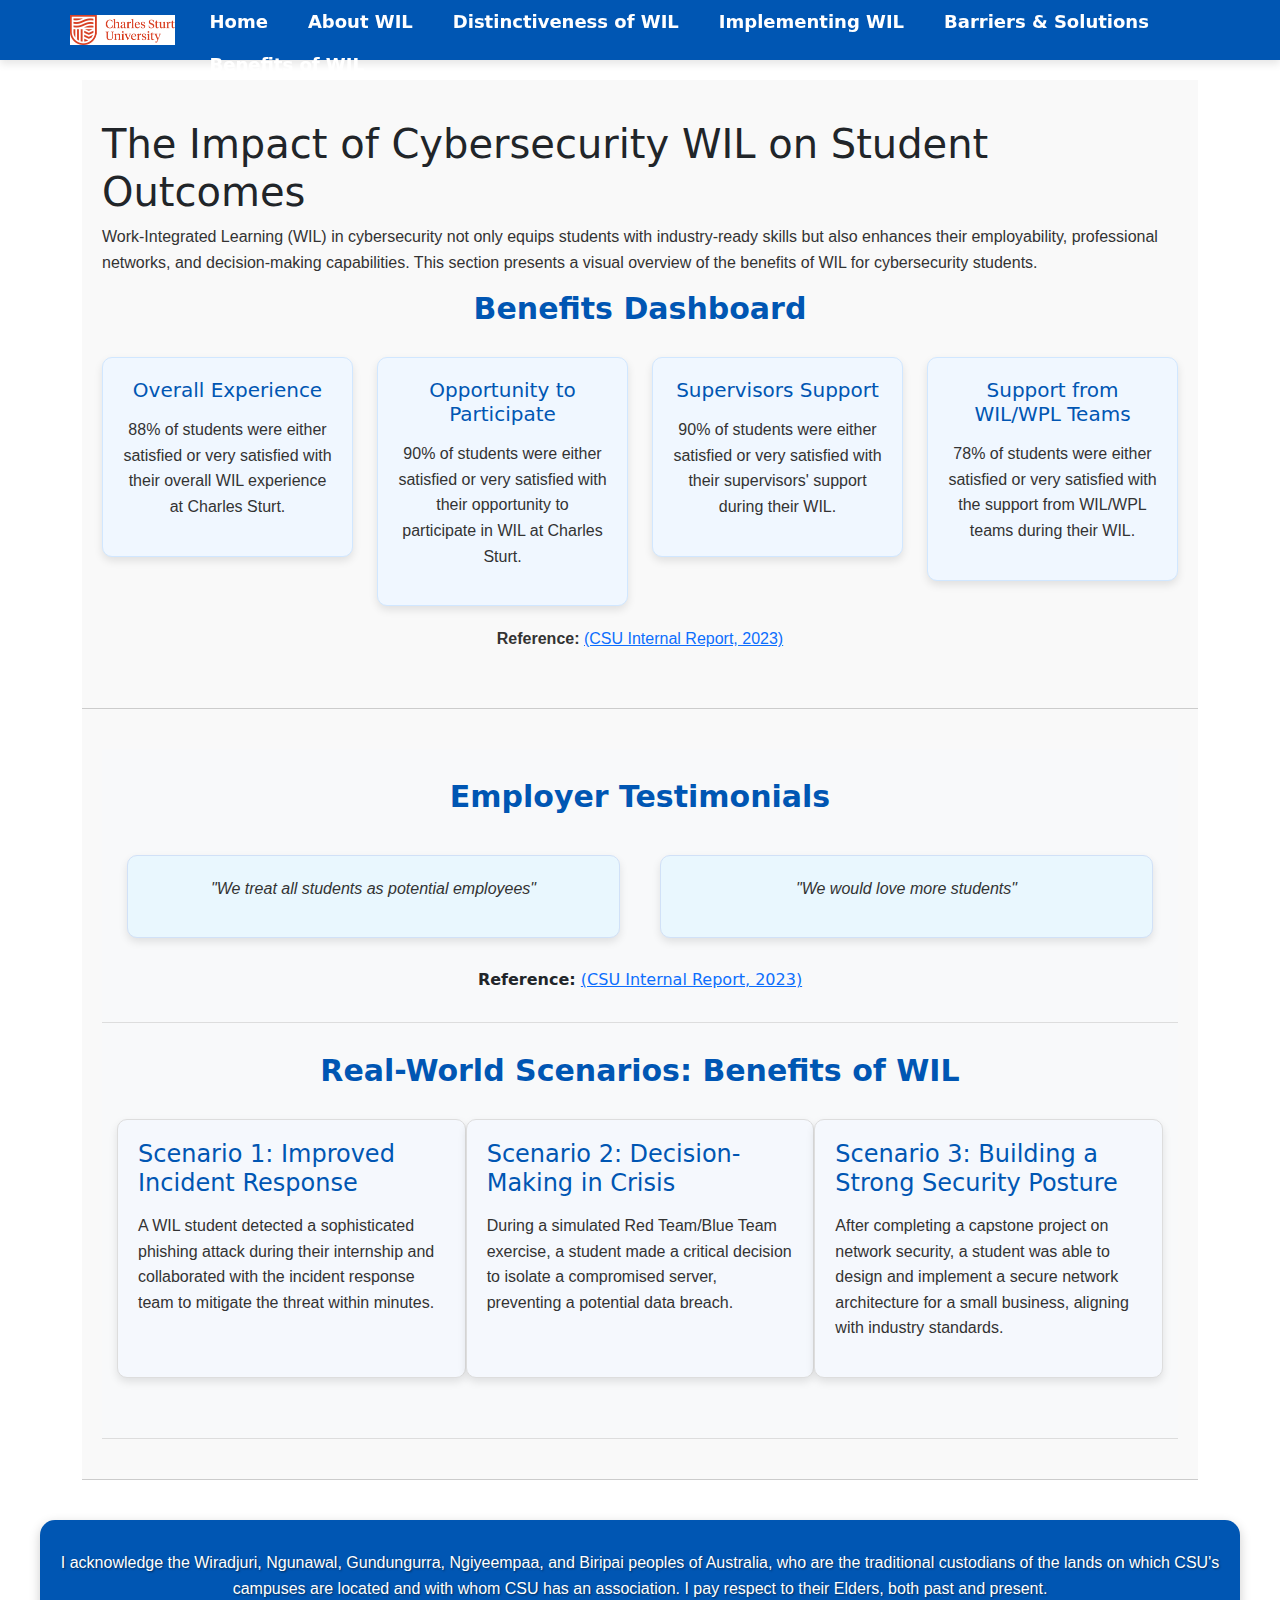
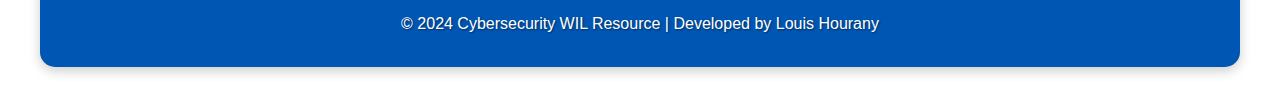
<file: section4.html>
<!DOCTYPE html>
<html lang="en">
<head>
    <meta charset="UTF-8">
    <meta name="viewport" content="width=device-width, initial-scale=1.0">
    <title>Cybersecurity WIL - Benefits of WIL</title>
    <link rel="stylesheet" href="style.css">
    <link rel="stylesheet" href="https://cdn.jsdelivr.net/npm/bootstrap@5.3.0/dist/css/bootstrap.min.css">
</head>
<body id="main-body" class="gNav site_work_integrated_learning page_home show-left-menu-no">
    <div id="topNavContainer">
        <div class="container-xl p-0">
			<!-- Logo Container -->
        <div class="navbar-brand">
            <a href="https://www.csu.edu.au/" target="_blank">
                <img src="images/csulogo.png" alt="Charles Sturt University" class="csu-logo">
            </a>
        </div>
            <!-- Main Navigation Menu -->
            <div id="main-menu" class="d-xl-flex flex-row collapse navbar-collapse" role="navigation" aria-label="Main site navigation">
                <div class="col-12 p-0">
                    <ul class="nav" id="mainNav">
                        <li class="nav-item"><a class="nav-link" href="index.html">Home</a></li>
                        <li class="nav-item"><a class="nav-link" href="about-wil.html">About WIL</a></li>
                        <li class="nav-item"><a class="nav-link" href="section1.html">Distinctiveness of WIL</a></li>
                        <li class="nav-item"><a class="nav-link" href="section2.html">Implementing WIL</a></li>
                        <li class="nav-item"><a class="nav-link" href="section3.html">Barriers & Solutions</a></li>
                        <li class="nav-item"><a class="nav-link" href="section4.html">Benefits of WIL</a></li>
                    </ul>
                </div>
            </div>
        </div>
    </div>

    <!-- Main Content Section -->
<div class="container-xl">
    <section class="container-fluid columns">
        <h1>The Impact of Cybersecurity WIL on Student Outcomes</h1>
        <p>Work-Integrated Learning (WIL) in cybersecurity not only equips students with industry-ready skills but also enhances their employability, professional networks, and decision-making capabilities. This section presents a visual overview of the benefits of WIL for cybersecurity students.</p>

        <!-- Benefits Dashboard Section -->
        <h2>Benefits Dashboard</h2>
        <div class="row"> <!-- Use Bootstrap's row class -->
            <div class="col-md-3"> <!-- Column 1 -->
                <div class="benefit-item">
                    <h3>Overall Experience</h3>
                    <p>88% of students were either satisfied or very satisfied with their overall WIL experience at Charles Sturt.</p>
                </div>
            </div>

            <div class="col-md-3"> <!-- Column 2 -->
                <div class="benefit-item">
                    <h3>Opportunity to Participate</h3>
                    <p>90% of students were either satisfied or very satisfied with their opportunity to participate in WIL at Charles Sturt.</p>
                </div>
            </div>

            <div class="col-md-3"> <!-- Column 3 -->
                <div class="benefit-item">
                    <h3>Supervisors Support</h3>
                    <p>90% of students were either satisfied or very satisfied with their supervisors' support during their WIL.</p>
                </div>
            </div>

            <div class="col-md-3"> <!-- Column 4 -->
                <div class="benefit-item">
                    <h3>Support from WIL/WPL Teams</h3>
                    <p>78% of students were either satisfied or very satisfied with the support from WIL/WPL teams during their WIL.</p>
                </div>
            </div>
        </div>

        <!-- Single, Centered Reference Section -->
        <div class="reference-link text-center" style="margin-top: 20px;">
            <p><strong>Reference:</strong> <a href="https://www.csu.edu.au/division/learning-teaching/work-integrated-learning/initiatives/wil-student-review" target="_blank">(CSU Internal Report, 2023)</a></p>
        </div>
    </section>
</div>
    <div class="container-xl">
    <section class="container-fluid columns">
		
        <!-- Employer Testimonials Section -->
<section class="container-xl">
    <h2>Employer Testimonials</h2>
    <div class="testimonial-container" style="text-align: center;"> <!-- Centered container -->
        <div class="testimonial-item" style="display: inline-block; width: 45%; margin: 10px;">
            <p>"We treat all students as potential employees"</p>
        </div>
        <div class="testimonial-item" style="display: inline-block; width: 45%; margin: 10px;">
            <p>"We would love more students"</p>
        </div>
    </div>
    <div style="text-align: center; margin-top: 20px;">
        <strong>Reference:</strong> <a href="https://www.csu.edu.au/division/learning-teaching/work-integrated-learning/initiatives/wil-industry-review" target="_blank">(CSU Internal Report, 2023)</a>
    </div>
</section>


        <!-- Real-World Scenarios Section -->
        <section class="container-xl">
            <h2>Real-World Scenarios: Benefits of WIL</h2>
            <div class="scenario-container">
                <div class="scenario-item">
                    <h4>Scenario 1: Improved Incident Response</h4>
                    <p>A WIL student detected a sophisticated phishing attack during their internship and collaborated with the incident response team to mitigate the threat within minutes.</p>
                </div>
                <div class="scenario-item">
                    <h4>Scenario 2: Decision-Making in Crisis</h4>
                    <p>During a simulated Red Team/Blue Team exercise, a student made a critical decision to isolate a compromised server, preventing a potential data breach.</p>
                </div>
                <div class="scenario-item">
                    <h4>Scenario 3: Building a Strong Security Posture</h4>
                    <p>After completing a capstone project on network security, a student was able to design and implement a secure network architecture for a small business, aligning with industry standards.</p>
                </div>
            </div>
        </section>
    </div>

    <!-- Footer -->
    <footer class="page-footer">
        <p>I acknowledge the Wiradjuri, Ngunawal, Gundungurra, Ngiyeempaa, and Biripai peoples of Australia, who are the traditional custodians of the lands on which CSU's campuses are located and with whom CSU has an association. I pay respect to their Elders, both past and present.</p>
        <p>© 2024 Cybersecurity WIL Resource | Developed by Louis Hourany</p>
    </footer>

    <script src="https://cdn.jsdelivr.net/npm/bootstrap@5.3.0/dist/js/bootstrap.bundle.min.js"></script>
</body>
</html>
</file>
<file: style.css>
/* General Body Styling */
body, p {
    font-family: Arial, sans-serif;
    font-size: 16px;
    line-height: 1.6;
    color: #333;
    margin: 0;
    padding: 0;
}

/* Container Styling */
.container-xl, .container, .about-image {
    max-width: 1200px;
    margin: 0 auto;
    padding: 0 15px; /* Consistent padding to prevent edge alignment issues */
}

/* Section Styling */
section.container-xl {
    padding: 30px 15px;
    background-color: #f8f9fa;
    border-bottom: 1px solid #ddd;
}

section.container-xl h2 {
    font-size: 28px;
    font-weight: bold;
    color: #333;
    margin-bottom: 20px;
    text-align: center;
}

/* Top Navigation Container Styling */
#topNavContainer {
    position: fixed;
    top: 0;
    left: 0;
    width: 100%;
    z-index: 1000;
    background-color: #0056b3;
    box-shadow: 0 4px 8px rgba(0, 0, 0, 0.1);
}

#mainNav {
    display: flex;
    justify-content: center;
    align-items: center;
    padding: 10px 0;
    list-style: none;
    margin: 0;
    height: 60px;
}

#mainNav li::before {
    content: none;
}

#mainNav .nav-item {
    margin: 0 10px;
}

#mainNav .nav-link {
    font-size: 18px;
    color: #ffffff;
    text-decoration: none;
    padding: 10px 20px;
    font-weight: 600;
    transition: all 0.3s ease;
}

#mainNav .nav-link:hover {
    background-color: #004494;
    color: #e0e0e0;
}

/* Body Padding */
body {
    padding-top: 80px;
}

/* Card Container Styling */
.cards {
    display: flex;
    justify-content: center;
    flex-wrap: wrap;
}

.card-container {
    margin: 15px;
    flex: 1 1 calc(20% - 30px);
}

.card {
    box-shadow: 0 4px 8px rgba(0, 0, 0, 0.1);
    border-radius: 8px;
    overflow: hidden;
    transition: transform 0.3s ease;
    background-color: #ffffff;
}

.card:hover {
    transform: scale(1.05);
}

.card-image img {
    width: 100%;
    height: 180px;
    object-fit: cover;
}

.card-body {
    padding: 20px;
    background-color: #fff;
}

.card-title {
    text-decoration: none;
	font-size: 18px;
    font-weight: 600;
    color: #0056b3; 
    text-align: center;
    margin: 0;
}

/* Section Heading Styling */
h2 {
    font-size: 26px;
    color: #333333;
    margin: 40px 0 20px;
    text-align: center;
}

/* Video Container Styling */
.video-container {
    display: flex;
    justify-content: center;
    align-items: center;
    margin: 40px 0;
}

/* Footer Styling */
.page-footer {
    background-color: #0056b3;
    color: #ffffff;
    text-align: center;
    padding: 20px;
    margin: 40px auto;
    border-radius: 15px;
    box-shadow: 0px 4px 12px rgba(0, 0, 0, 0.2);
    max-width: 80%;
	max-width: 1200px;
}

/* Consistent footer text styling */
.page-footer p {
    margin: 10px 0;
	color: #ffffff;
    text-shadow: 1px 1px 2px rgba(0, 0, 0, 0.5);
}

/* Accordion Styling */
.accordion-button {
    background-color: #0056b3;
    color: white;
    padding: 15px;
    border: none;
    font-size: 16px;
    cursor: pointer;
    text-align: left;
    width: 100%;
    outline: none;
    transition: background-color 0.3s ease;
    font-weight: 600;
    border-radius: 5px;
}

.accordion-active .accordion-button {
    background-color: #004494;
}

.accordion-content {
    background-color: #ffffff;
    max-height: 0;
    overflow: hidden;
    transition: max-height 0.3s ease-out;
    padding: 10px 20px;
}

.accordion-content p {
    margin: 10px 0;
    color: #333333;
    line-height: 1.5;
}

/* Comparison Table Styling */
.comparison-table {
    width: 100%;
    margin: 20px 0;
    border-collapse: collapse;
}

.comparison-table th, .comparison-table td {
    border: 1px solid #ddd;
    padding: 12px;
    text-align: left;
}

.comparison-table th {
    background-color: #0056b3;
    color: #fff;
}

.comparison-table tr:nth-child(even) {
    background-color: #f2f2f2;
}

/* Timeline Styling */
.timeline {
    list-style: none;
    padding: 0;
    margin: 30px auto;
    max-width: 100%;
}

.timeline li {
    padding-left: 15px;
    border-left: 2px solid #0056b3;
    position: relative;
    margin: 20px auto;
}

.timeline li:before {
    content: '●';
    color: #0056b3;
    position: absolute;
    left: -10px;
    top: 0;
}

/* Case Study Card */
.case-study {
    display: flex;
    align-items: flex-start;
    padding: 20px;
    margin: 30px auto;
    border: 1px solid #ddd;
    border-radius: 10px;
    background-color: #f8f9fa;
}

.case-study img {
    width: 150px;
    height: 150px;
    border-radius: 50%;
    margin-right: 20px;
}

/* Step-by-Step Implementation Styling */
.step-box {
    background: #e9f1fc;
    border: 1px solid #d1e1f7;
    padding: 20px;
    border-radius: 8px;
    text-align: center;
    margin-bottom: 20px;
}

.step-by-step-plan {
    display: flex;
    flex-direction: column;
    align-items: center;
    gap: 20px;
    margin: 40px 0;
}

.step-section {
    width: 100%;
    max-width: 900px;
    display: flex;
    align-items: center;
    padding: 20px 30px;
    border-radius: 10px;
    box-shadow: 0px 4px 8px rgba(0, 0, 0, 0.1);
    transition: transform 0.3s ease;
}

.step-section.alt {
    background-color: #e3f2fd;
}

.step-content h3 {
    font-size: 24px;
    margin: 0;
    color: #0d47a1;
}

.step-content p {
    font-size: 16px;
    margin-top: 5px;
    color: #333;
}

.step-arrow {
    font-size: 32px;
    margin-left: 20px;
    color: #0d47a1;
}

/* Media Queries for Small Screens */
@media only screen and (max-width: 768px) {
    .step-box, .arrow-box {
        width: 100%;
        margin-bottom: 15px;
    }
    .arrow-box {
        display: none; /* Hide arrows on small screens */
    }
}
a {
    text-decoration: none; /* This will remove the underline for all links */
}
/* Examples Section Styling */
.examples-section {
    margin: 40px auto;
    padding: 20px;
}

.examples-section h2 {
    text-align: center;
    color: #333;
    margin-bottom: 30px;
}

/* Table Styling */
.styled-table {
    width: 100%; /* Full width to comply with the page */
    border-collapse: collapse;
    margin: 25px 0;
    font-size: 16px;
    box-shadow: 0 0 20px rgba(0, 0, 0, 0.1);
}

/* Header Styling */
.styled-table thead tr {
    background-color: #f2f2f2; /* Light grey background for header */
    text-align: left;
}

.styled-table th, .styled-table td {
    padding: 12px 15px;
}

/* Alternating Row Color */
.styled-table tbody tr:nth-child(even) {
    background-color: #f9f9f9;
}

.styled-table tbody tr:hover {
    background-color: #f1f1f1; /* Hover effect for table rows */
}

/* Cell Styling */
.styled-table tbody tr td {
    border-bottom: 1px solid #dddddd;
}

.styled-table tbody tr td strong {
    color: #0056b3; /* Highlighted color for technology names */
}

/* Barriers and Solutions Container */
.barriers-container {
    display: flex;
    flex-wrap: wrap;
    gap: 20px;
    margin: 30px 0;
    justify-content: center;
}

.barrier-card {
    flex: 1 1 calc(30% - 40px);
    background-color: #f8f9fa;
    border: 1px solid #ddd;
    padding: 20px;
    border-radius: 8px;
    box-shadow: 0px 2px 6px rgba(0, 0, 0, 0.1);
    transition: transform 0.3s ease;
}

.barrier-card h3 {
    color: #0056b3;
    margin-bottom: 10px;
}

.barrier-card p {
    margin: 10px 0;
}

/* Recommendations Checklist */
.recommendations {
    background: #e9f1fc;
    padding: 20px;
    border-radius: 8px;
}

.recommendation-list {
    list-style: none;
    padding: 0;
}

.recommendation-list li {
    margin: 20px 0;
    border-bottom: 1px solid #ddd;
    padding-bottom: 10px;
}

.recommendation-list li h4 {
    color: #0d47a1;
}

.recommendation-list li p {
    margin: 5px 0;
}
/* Benefits Dashboard Styling */
.dashboard-container {
    display: flex;
    justify-content: space-around;
    gap: 20px;
    margin: 30px 0;
}

.dashboard-card {
    flex: 1;
    background-color: #f5f8fd;
    padding: 20px;
    border: 1px solid #d1e1f7;
    border-radius: 10px;
    box-shadow: 0px 2px 8px rgba(0, 0, 0, 0.1);
    transition: transform 0.3s ease;
}

.dashboard-card:hover {
    transform: scale(1.05);
}

.dashboard-card h3 {
    color: #0056b3;
    margin-bottom: 10px;
}

.dashboard-card p {
    margin: 10px 0;
}

/* Testimonial Section Styling */
.testimonial-section {
    display: flex;
    justify-content: center;
    gap: 20px;
    margin: 40px 0;
}

.testimonial-card {
    background: #e9f1fc;
    padding: 15px;
    border-left: 4px solid #0056b3;
    border-radius: 8px;
    width: 45%;
}

.testimonial-card p.author {
    text-align: right;
    font-style: italic;
    color: #0056b3;
}

/* Storyboard Section Styling */
.storyboard {
    display: flex;
    gap: 20px;
    overflow-x: scroll;
	justify-content: center;
}

.storyboard-card {
    background: #e9f7fe;
    padding: 20px;
    border: 1px solid #d1e1f7;
    border-radius: 10px;
    width: 250px;
    text-align: center;
    transition: transform 0.3s ease;
}

.storyboard-card:hover {
    transform: scale(1.05);
}

.storyboard-card h3 {
    color: #0056b3;
    margin-bottom: 10px;
}
/* Adjust existing container-fluid section styling */
section.container-fluid {
    padding: 40px 20px; /* Increased padding for more spacing */
    background-color: #f9f9f9; /* Slightly lighter background */
    border-bottom: 1px solid #ccc;
}

section.container-fluid h2 {
    font-size: 30px; /* Slightly larger heading size */
    font-weight: 700; /* Bolder font */
    color: #0056b3; /* Use the theme's primary color */
    margin-bottom: 30px; /* Additional margin for spacing */
    text-align: center;
}

/* Define the new columns class */
.columns {
    display: flex; /* Flexbox layout */
    justify-content: space-around; /* Spacing between columns */
    flex-wrap: wrap; /* Wrap columns on smaller screens */
}

.columns .column-item {
    flex: 1 1 30%; /* Each column takes up 30% width */
    padding: 20px; /* Add some padding */
    margin: 15px; /* Space between columns */
    box-shadow: 0 4px 8px rgba(0, 0, 0, 0.1); /* Box shadow for visual separation */
    background-color: #ffffff; /* White background for each column */
    border-radius: 10px; /* Rounded corners */
}

/* Ensure consistency with your theme */
.columns .column-item h3 {
    font-size: 24px;
    color: #333;
}

.columns .column-item p {
    font-size: 16px;
    line-height: 1.6;
    color: #666;
}

/* Benefits Dashboard Styling */
.benefits-dashboard {
    display: flex;
    justify-content: space-between;
    align-items: center;
    flex-wrap: wrap;
    gap: 20px;
    margin: 30px 0;
}

.benefit-item {
    flex: 1 1 calc(33% - 40px); /* Adjusts width for three items in a row */
    padding: 20px;
    background-color: #f0f7ff;
    border: 1px solid #d1e7ff;
    border-radius: 10px;
    text-align: center;
    box-shadow: 0px 4px 8px rgba(0, 0, 0, 0.1);
    transition: transform 0.3s ease;
}

.benefit-item:hover {
    transform: scale(1.05);
}

.benefit-item h3 {
    font-size: 20px;
    color: #0056b3;
    margin-bottom: 15px;
}

.benefit-item p {
    font-size: 16px;
    color: #333;
}

/* Testimonials Styling */
.testimonial-container {
    display: flex;
    justify-content: center;
    gap: 20px;
    margin-top: 30px;
}

.testimonial-item {
    flex: 1 1 calc(50% - 20px); /* Two items per row */
    padding: 20px;
    background-color: #e9f7fe;
    border: 1px solid #d1e1f7;
    border-radius: 10px;
    box-shadow: 0px 4px 8px rgba(0, 0, 0, 0.1);
}

.testimonial-item p {
    font-style: italic;
    color: #333;
}

/* Scenario Section Styling */
.scenario-container {
    display: flex;
    justify-content: space-around;
    margin: 30px 0;
}

.scenario-item {
    flex: 1 1 calc(33% - 40px); /* Adjust for three items in a row */
    background-color: #f5f8fd;
    padding: 20px;
    border: 1px solid #ddd;
    border-radius: 10px;
    box-shadow: 0px 4px 8px rgba(0, 0, 0, 0.1);
}

.scenario-item h4 {
    color: #0056b3;
    margin-bottom: 15px;
}

.scenario-item p {
    color: #333;
}

/* Custom Styling for the Cards */
.card-container {
    transition: transform 0.3s ease-in-out;
}

.card-container:hover {
    transform: scale(1.05);
}

.card-title {
    font-size: 20px;
    color: #0056b3;
    font-weight: bold;
}

.row.justify-content-center {
    justify-content: center;
}

.container-fluid.columns .card-container {
    max-width: 450px; /* Ensure cards don’t stretch too wide */
}

#expandedContent {
    border: 1px solid #ddd;
    box-shadow: 0px 4px 12px rgba(0, 0, 0, 0.1);
    border-radius: 10px;
    padding: 20px;
}
/* Style the CSU logo */
.csu-logo {
    height: 30px; /* Adjust height as needed */
    margin-right: 15px; /* Spacing between logo and menu */
    vertical-align: middle; /* Align it with the menu */
}
/* CSS for Navigation and Logo Alignment */
#topNavContainer .container-xl {
    display: flex;
    justify-content: space-between; /* Space between logo and menu */
    align-items: center; /* Vertically align logo and menu items */
}

#main-menu ul.nav {
    display: flex;
    justify-content: flex-start; /* Align menu items to the left */
    margin: 0;
    padding: 0;
}

#main-menu .nav-item {
    margin-left: 10px; /* Adjust as needed to minimize spacing */
}

#main-menu .nav-link {
    padding: 8px 10px; /* Adjust padding to control spacing */
}

.navbar-brand img.csu-logo {
    height: 30px; /* Control the logo height */
    margin-right: 15px; /* Adjust spacing between logo and menu */
}
.video-container {
    display: flex;
    justify-content: center;
    align-items: center;
    margin: 20px auto; /* Centering and adding spacing */
}

.video-container video {
    border-radius: 8px; /* Rounded corners, if desired */
    box-shadow: 0 4px 8px rgba(0, 0, 0, 0.2); /* Subtle shadow for a modern look */
}
</file>
